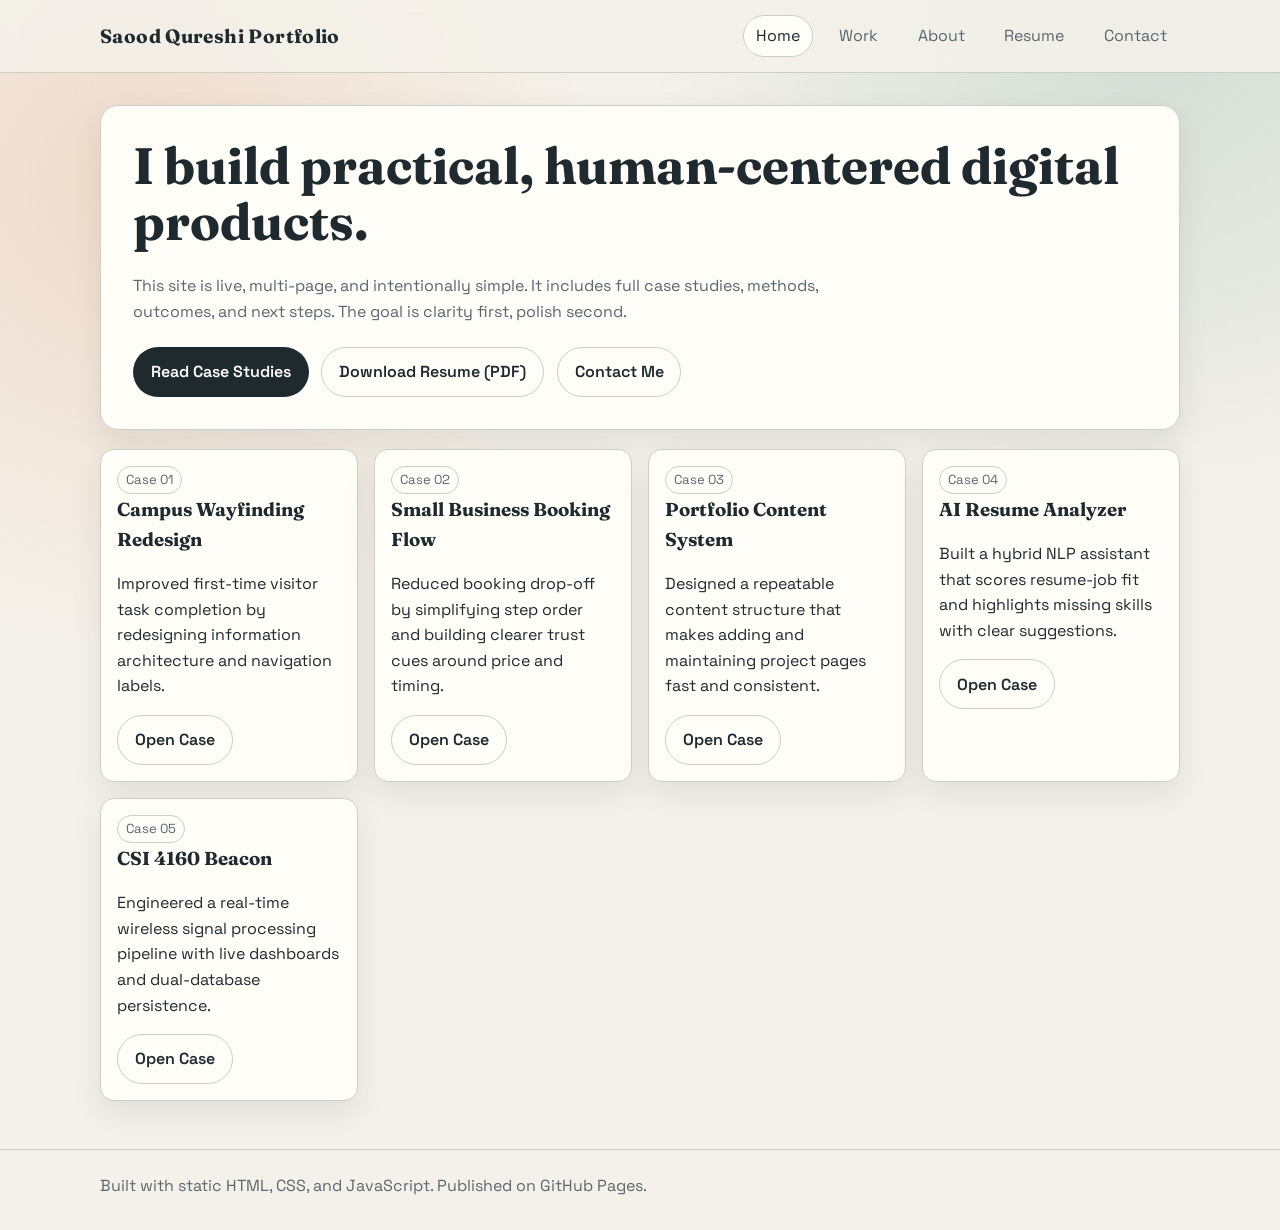
<file: index.html>
<!doctype html>
<html lang="en">
<head>
  <meta charset="UTF-8" />
  <meta name="viewport" content="width=device-width, initial-scale=1.0" />
  <title>Portfolio | Home</title>
  <meta name="description" content="Portfolio home page with featured case studies and contact links." />
  <link rel="preconnect" href="https://fonts.googleapis.com" />
  <link rel="preconnect" href="https://fonts.gstatic.com" crossorigin />
  <link href="https://fonts.googleapis.com/css2?family=Fraunces:opsz,wght@9..144,600;9..144,700&family=Space+Grotesk:wght@400;500;600;700&display=swap" rel="stylesheet" />
  <link rel="stylesheet" href="assets/css/styles.css" />
</head>
<body>
  <header class="site-header">
    <div class="container site-header-inner">
      <a class="brand" href="index.html">Saood Qureshi Portfolio</a>
      <nav class="nav" aria-label="Primary">
        <a href="index.html">Home</a>
        <a href="work.html">Work</a>
        <a href="about.html">About</a>
        <a href="resume.html">Resume</a>
        <a href="contact.html">Contact</a>
      </nav>
    </div>
  </header>

  <main class="container">
    <section class="hero fade-in">
      <h1>I build practical, human-centered digital products.</h1>
      <p>
        This site is live, multi-page, and intentionally simple. It includes full case studies, methods, outcomes,
        and next steps. The goal is clarity first, polish second.
      </p>
      <div class="row">
        <a class="btn primary" href="work.html">Read Case Studies</a>
        <a class="btn secondary" href="assets/resume/Saood_Ahmed_Qureshi_Resume.pdf" download>Download Resume (PDF)</a>
        <a class="btn secondary" href="contact.html">Contact Me</a>
      </div>
    </section>

    <section class="grid cards" aria-label="Featured Cases">
      <article class="card fade-in">
        <span class="chip">Case 01</span>
        <h3>Campus Wayfinding Redesign</h3>
        <p>Improved first-time visitor task completion by redesigning information architecture and navigation labels.</p>
        <a class="btn secondary" href="cases/case-campus-wayfinding.html">Open Case</a>
      </article>

      <article class="card fade-in">
        <span class="chip">Case 02</span>
        <h3>Small Business Booking Flow</h3>
        <p>Reduced booking drop-off by simplifying step order and building clearer trust cues around price and timing.</p>
        <a class="btn secondary" href="cases/case-booking-flow.html">Open Case</a>
      </article>

      <article class="card fade-in">
        <span class="chip">Case 03</span>
        <h3>Portfolio Content System</h3>
        <p>Designed a repeatable content structure that makes adding and maintaining project pages fast and consistent.</p>
        <a class="btn secondary" href="cases/case-content-system.html">Open Case</a>
      </article>

      <article class="card fade-in">
        <span class="chip">Case 04</span>
        <h3>AI Resume Analyzer</h3>
        <p>Built a hybrid NLP assistant that scores resume-job fit and highlights missing skills with clear suggestions.</p>
        <a class="btn secondary" href="cases/case-ai-resume-checker.html">Open Case</a>
      </article>

      <article class="card fade-in">
        <span class="chip">Case 05</span>
        <h3>CSI 4160 Beacon</h3>
        <p>Engineered a real-time wireless signal processing pipeline with live dashboards and dual-database persistence.</p>
        <a class="btn secondary" href="cases/case-csi4160-beacon.html">Open Case</a>
      </article>
    </section>
  </main>

  <footer class="site-footer">
    <div class="container">Built with static HTML, CSS, and JavaScript. Published on GitHub Pages.</div>
  </footer>
  <script src="assets/js/site.js"></script>
</body>
</html>
</file>
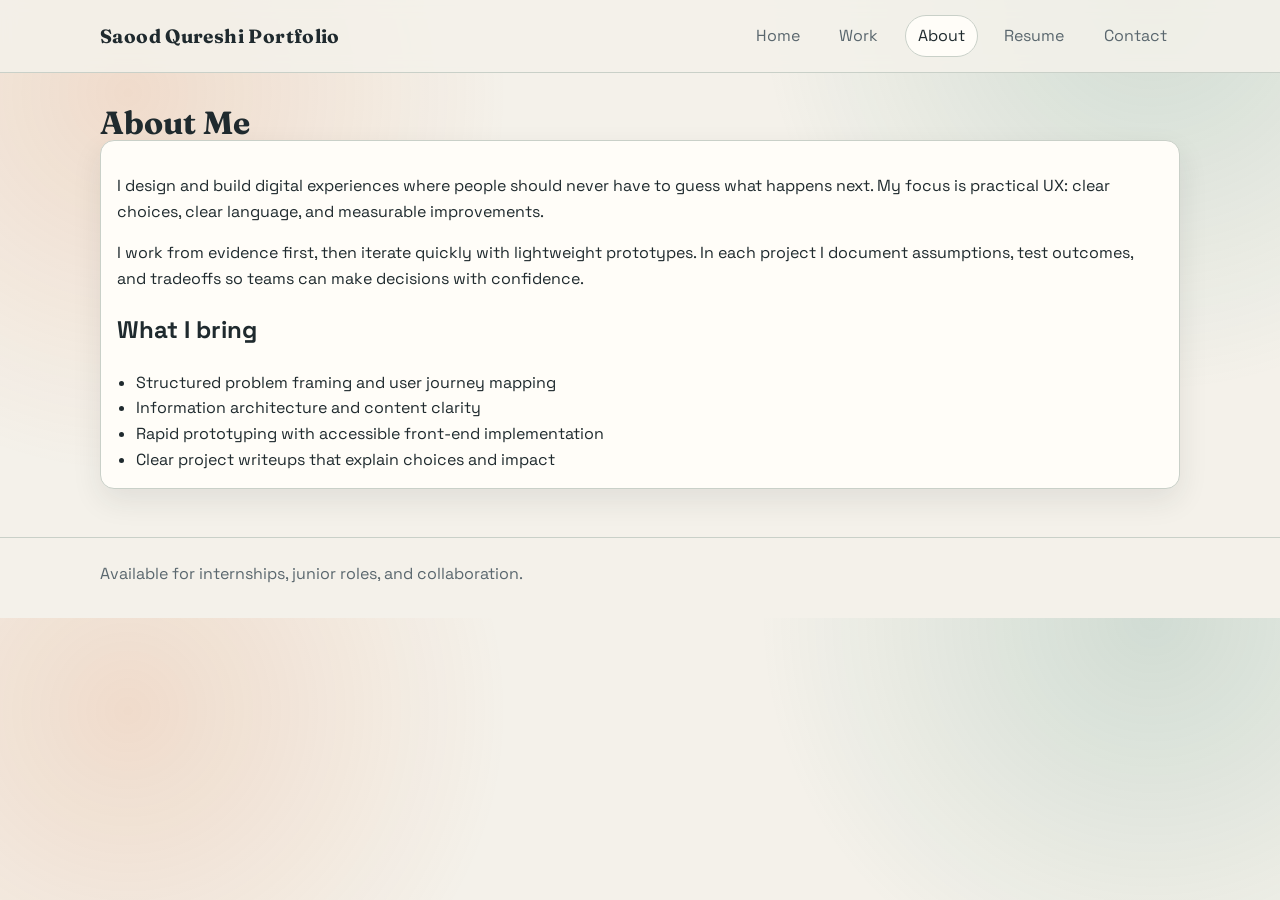
<file: about.html>
<!doctype html>
<html lang="en">
<head>
  <meta charset="UTF-8" />
  <meta name="viewport" content="width=device-width, initial-scale=1.0" />
  <title>Portfolio | About</title>
  <meta name="description" content="About page with background, approach, and strengths." />
  <link rel="preconnect" href="https://fonts.googleapis.com" />
  <link rel="preconnect" href="https://fonts.gstatic.com" crossorigin />
  <link href="https://fonts.googleapis.com/css2?family=Fraunces:opsz,wght@9..144,600;9..144,700&family=Space+Grotesk:wght@400;500;600;700&display=swap" rel="stylesheet" />
  <link rel="stylesheet" href="assets/css/styles.css" />
</head>
<body>
  <header class="site-header">
    <div class="container site-header-inner">
      <a class="brand" href="index.html">Saood Qureshi Portfolio</a>
      <nav class="nav" aria-label="Primary">
        <a href="index.html">Home</a>
        <a href="work.html">Work</a>
        <a href="about.html">About</a>
        <a href="resume.html">Resume</a>
        <a href="contact.html">Contact</a>
      </nav>
    </div>
  </header>

  <main class="container">
    <h1 class="page-title">About Me</h1>
    <section class="card">
      <p>
        I design and build digital experiences where people should never have to guess what happens next.
        My focus is practical UX: clear choices, clear language, and measurable improvements.
      </p>
      <p>
        I work from evidence first, then iterate quickly with lightweight prototypes. In each project I document
        assumptions, test outcomes, and tradeoffs so teams can make decisions with confidence.
      </p>
      <h2>What I bring</h2>
      <ul class="list-tight">
        <li>Structured problem framing and user journey mapping</li>
        <li>Information architecture and content clarity</li>
        <li>Rapid prototyping with accessible front-end implementation</li>
        <li>Clear project writeups that explain choices and impact</li>
      </ul>
    </section>
  </main>

  <footer class="site-footer">
    <div class="container">Available for internships, junior roles, and collaboration.</div>
  </footer>
  <script src="assets/js/site.js"></script>
</body>
</html>
</file>
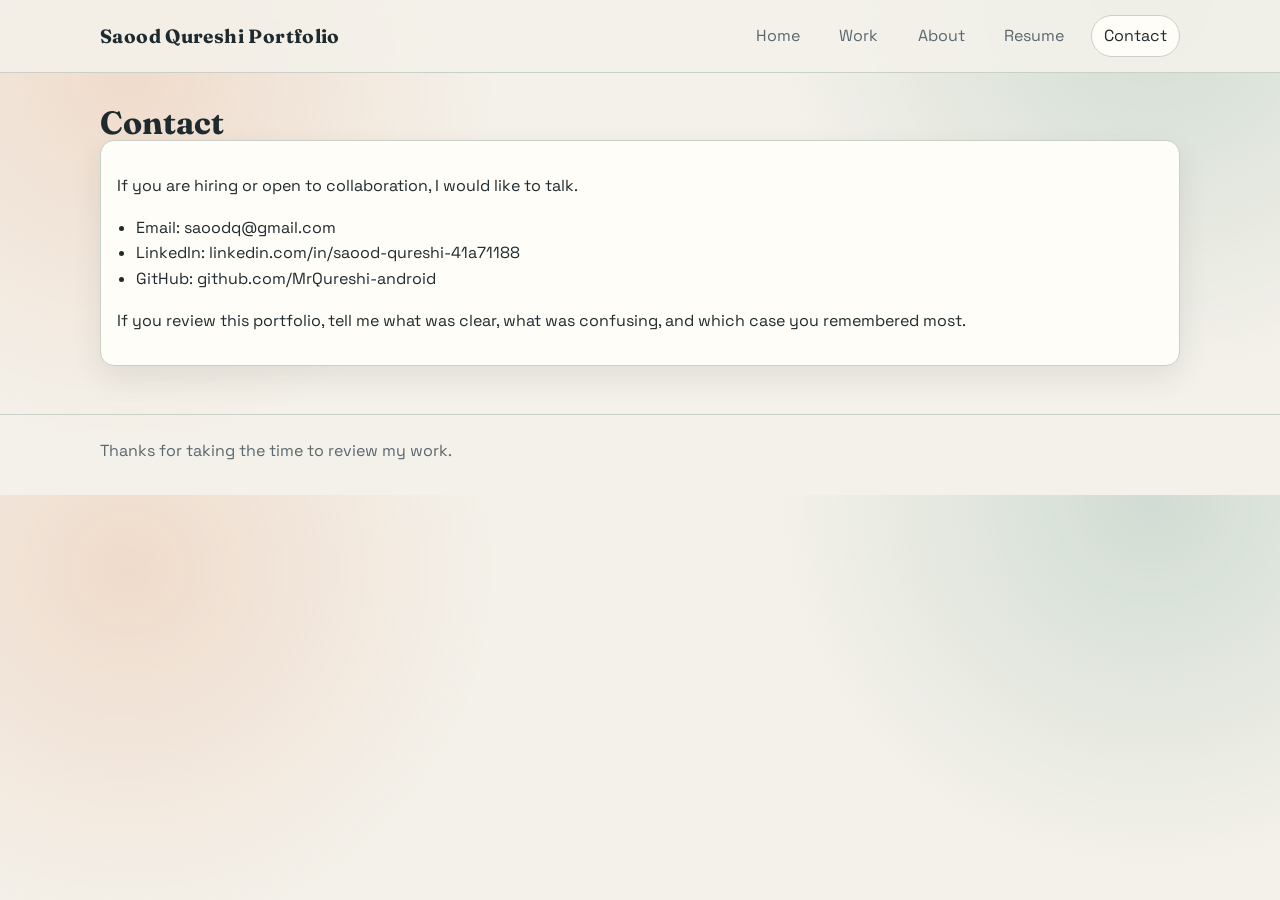
<file: contact.html>
<!doctype html>
<html lang="en">
<head>
  <meta charset="UTF-8" />
  <meta name="viewport" content="width=device-width, initial-scale=1.0" />
  <title>Portfolio | Contact</title>
  <meta name="description" content="Contact page for portfolio owner." />
  <link rel="preconnect" href="https://fonts.googleapis.com" />
  <link rel="preconnect" href="https://fonts.gstatic.com" crossorigin />
  <link href="https://fonts.googleapis.com/css2?family=Fraunces:opsz,wght@9..144,600;9..144,700&family=Space+Grotesk:wght@400;500;600;700&display=swap" rel="stylesheet" />
  <link rel="stylesheet" href="assets/css/styles.css" />
</head>
<body>
  <header class="site-header">
    <div class="container site-header-inner">
      <a class="brand" href="index.html">Saood Qureshi Portfolio</a>
      <nav class="nav" aria-label="Primary">
        <a href="index.html">Home</a>
        <a href="work.html">Work</a>
        <a href="about.html">About</a>
        <a href="resume.html">Resume</a>
        <a href="contact.html">Contact</a>
      </nav>
    </div>
  </header>

  <main class="container">
    <h1 class="page-title">Contact</h1>
    <section class="card">
      <p>If you are hiring or open to collaboration, I would like to talk.</p>
      <ul class="list-tight">
        <li>Email: <a href="mailto:saoodq@gmail.com">saoodq@gmail.com</a></li>
        <li>LinkedIn: <a href="https://www.linkedin.com/in/saood-qureshi-41a71188/" target="_blank" rel="noopener noreferrer">linkedin.com/in/saood-qureshi-41a71188</a></li>
        <li>GitHub: <a href="https://github.com/MrQureshi-android" target="_blank" rel="noopener noreferrer">github.com/MrQureshi-android</a></li>
      </ul>
      <p>
        If you review this portfolio, tell me what was clear, what was confusing, and which case you remembered most.
      </p>
    </section>
  </main>

  <footer class="site-footer">
    <div class="container">Thanks for taking the time to review my work.</div>
  </footer>
  <script src="assets/js/site.js"></script>
</body>
</html>
</file>
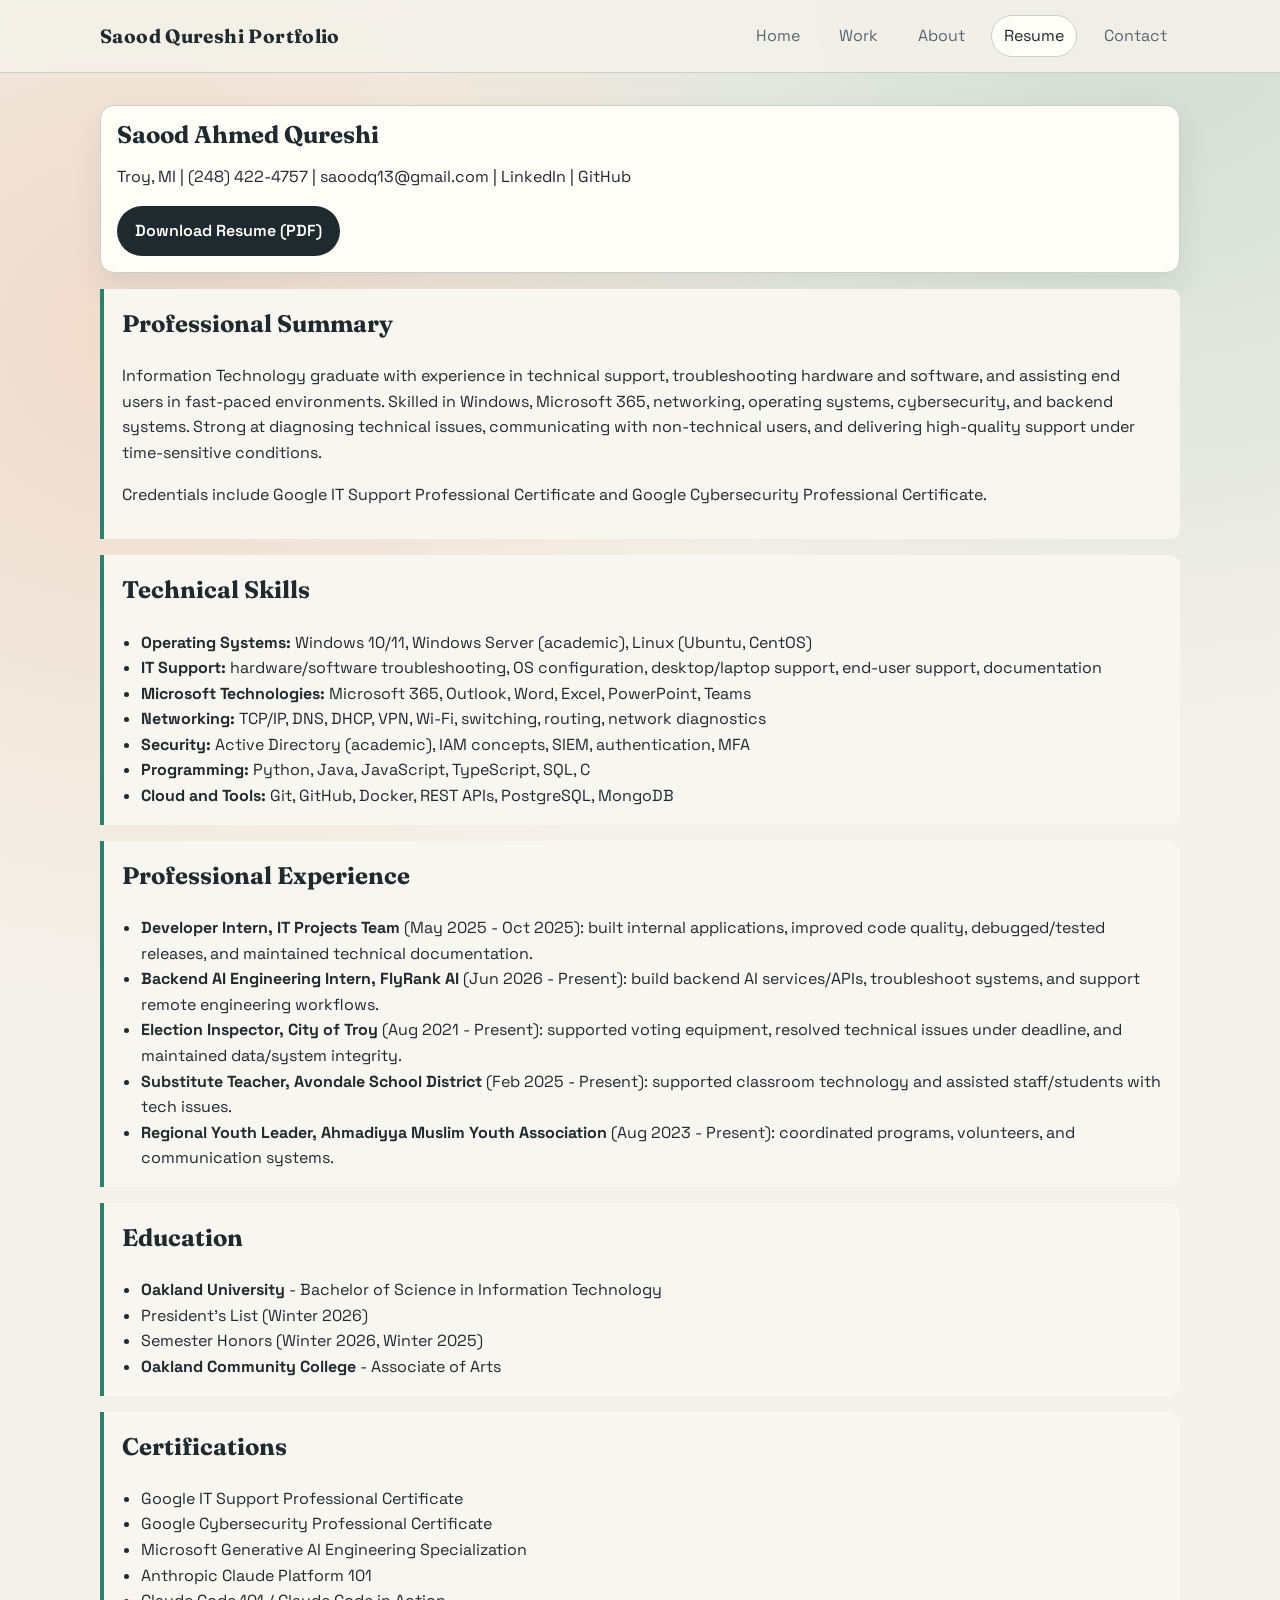
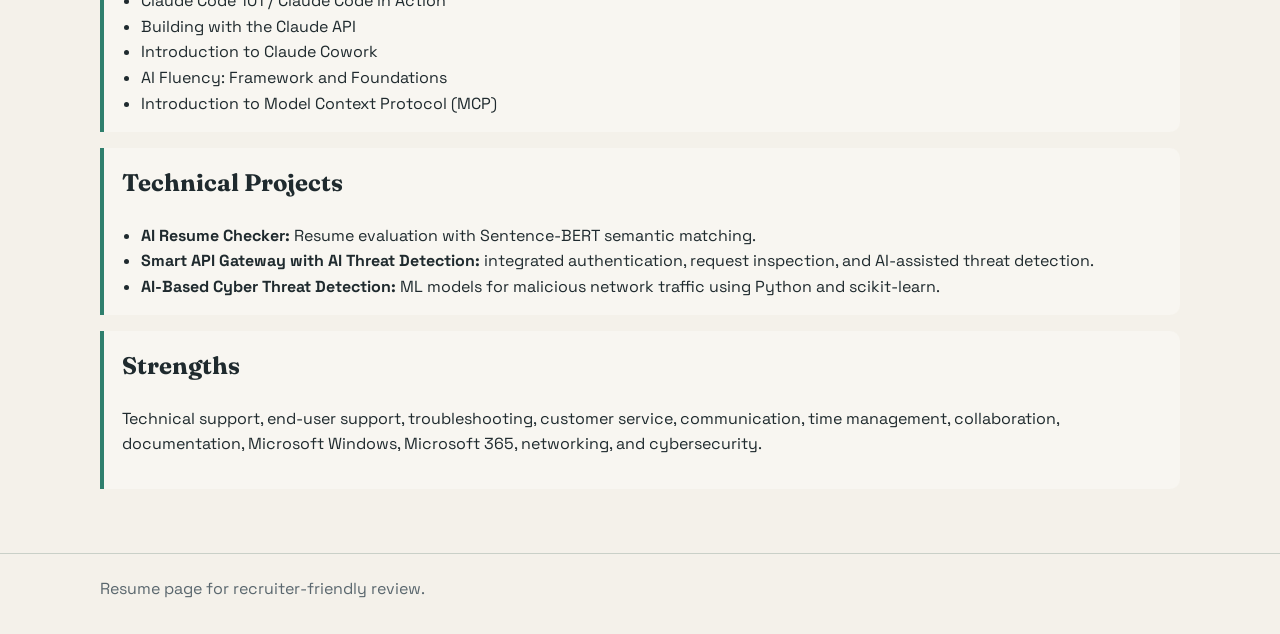
<file: resume.html>
<!doctype html>
<html lang="en">
<head>
  <meta charset="UTF-8" />
  <meta name="viewport" content="width=device-width, initial-scale=1.0" />
  <title>Portfolio | Resume</title>
  <meta name="description" content="Resume of Saood Ahmed Qureshi." />
  <link rel="preconnect" href="https://fonts.googleapis.com" />
  <link rel="preconnect" href="https://fonts.gstatic.com" crossorigin />
  <link href="https://fonts.googleapis.com/css2?family=Fraunces:opsz,wght@9..144,600;9..144,700&family=Space+Grotesk:wght@400;500;600;700&display=swap" rel="stylesheet" />
  <link rel="stylesheet" href="assets/css/styles.css" />
</head>
<body>
  <header class="site-header">
    <div class="container site-header-inner">
      <a class="brand" href="index.html">Saood Qureshi Portfolio</a>
      <nav class="nav" aria-label="Primary">
        <a href="index.html">Home</a>
        <a href="work.html">Work</a>
        <a href="about.html">About</a>
        <a href="resume.html">Resume</a>
        <a href="contact.html">Contact</a>
      </nav>
    </div>
  </header>

  <main class="container">
    <section class="card">
      <h1 class="page-title">Saood Ahmed Qureshi</h1>
      <p>Troy, MI | (248) 422-4757 | <a href="mailto:saoodq13@gmail.com">saoodq13@gmail.com</a> | <a href="https://www.linkedin.com/in/saood-qureshi-41a71188/" target="_blank" rel="noopener noreferrer">LinkedIn</a> | <a href="https://github.com/SaoodQureshi101" target="_blank" rel="noopener noreferrer">GitHub</a></p>
      <div class="row">
        <a class="btn primary" href="assets/resume/Saood_Ahmed_Qureshi_Resume.pdf" download>Download Resume (PDF)</a>
      </div>
    </section>

    <section class="case-section">
      <h2>Professional Summary</h2>
      <p>
        Information Technology graduate with experience in technical support, troubleshooting hardware and software,
        and assisting end users in fast-paced environments. Skilled in Windows, Microsoft 365, networking, operating systems,
        cybersecurity, and backend systems. Strong at diagnosing technical issues, communicating with non-technical users,
        and delivering high-quality support under time-sensitive conditions.
      </p>
      <p>
        Credentials include Google IT Support Professional Certificate and Google Cybersecurity Professional Certificate.
      </p>
    </section>

    <section class="case-section">
      <h2>Technical Skills</h2>
      <ul class="list-tight">
        <li><strong>Operating Systems:</strong> Windows 10/11, Windows Server (academic), Linux (Ubuntu, CentOS)</li>
        <li><strong>IT Support:</strong> hardware/software troubleshooting, OS configuration, desktop/laptop support, end-user support, documentation</li>
        <li><strong>Microsoft Technologies:</strong> Microsoft 365, Outlook, Word, Excel, PowerPoint, Teams</li>
        <li><strong>Networking:</strong> TCP/IP, DNS, DHCP, VPN, Wi-Fi, switching, routing, network diagnostics</li>
        <li><strong>Security:</strong> Active Directory (academic), IAM concepts, SIEM, authentication, MFA</li>
        <li><strong>Programming:</strong> Python, Java, JavaScript, TypeScript, SQL, C</li>
        <li><strong>Cloud and Tools:</strong> Git, GitHub, Docker, REST APIs, PostgreSQL, MongoDB</li>
      </ul>
    </section>

    <section class="case-section">
      <h2>Professional Experience</h2>
      <ul class="list-tight">
        <li><strong>Developer Intern, IT Projects Team</strong> (May 2025 - Oct 2025): built internal applications, improved code quality, debugged/tested releases, and maintained technical documentation.</li>
        <li><strong>Backend AI Engineering Intern, FlyRank AI</strong> (Jun 2026 - Present): build backend AI services/APIs, troubleshoot systems, and support remote engineering workflows.</li>
        <li><strong>Election Inspector, City of Troy</strong> (Aug 2021 - Present): supported voting equipment, resolved technical issues under deadline, and maintained data/system integrity.</li>
        <li><strong>Substitute Teacher, Avondale School District</strong> (Feb 2025 - Present): supported classroom technology and assisted staff/students with tech issues.</li>
        <li><strong>Regional Youth Leader, Ahmadiyya Muslim Youth Association</strong> (Aug 2023 - Present): coordinated programs, volunteers, and communication systems.</li>
      </ul>
    </section>

    <section class="case-section">
      <h2>Education</h2>
      <ul class="list-tight">
        <li><strong>Oakland University</strong> - Bachelor of Science in Information Technology</li>
        <li>President's List (Winter 2026)</li>
        <li>Semester Honors (Winter 2026, Winter 2025)</li>
        <li><strong>Oakland Community College</strong> - Associate of Arts</li>
      </ul>
    </section>

    <section class="case-section">
      <h2>Certifications</h2>
      <ul class="list-tight">
        <li>Google IT Support Professional Certificate</li>
        <li>Google Cybersecurity Professional Certificate</li>
        <li>Microsoft Generative AI Engineering Specialization</li>
        <li>Anthropic Claude Platform 101</li>
        <li>Claude Code 101 / Claude Code in Action</li>
        <li>Building with the Claude API</li>
        <li>Introduction to Claude Cowork</li>
        <li>AI Fluency: Framework and Foundations</li>
        <li>Introduction to Model Context Protocol (MCP)</li>
      </ul>
    </section>

    <section class="case-section">
      <h2>Technical Projects</h2>
      <ul class="list-tight">
        <li><strong>AI Resume Checker:</strong> Resume evaluation with Sentence-BERT semantic matching.</li>
        <li><strong>Smart API Gateway with AI Threat Detection:</strong> integrated authentication, request inspection, and AI-assisted threat detection.</li>
        <li><strong>AI-Based Cyber Threat Detection:</strong> ML models for malicious network traffic using Python and scikit-learn.</li>
      </ul>
    </section>

    <section class="case-section">
      <h2>Strengths</h2>
      <p>
        Technical support, end-user support, troubleshooting, customer service, communication, time management,
        collaboration, documentation, Microsoft Windows, Microsoft 365, networking, and cybersecurity.
      </p>
    </section>
  </main>

  <footer class="site-footer">
    <div class="container">Resume page for recruiter-friendly review.</div>
  </footer>
  <script src="assets/js/site.js"></script>
</body>
</html>
</file>
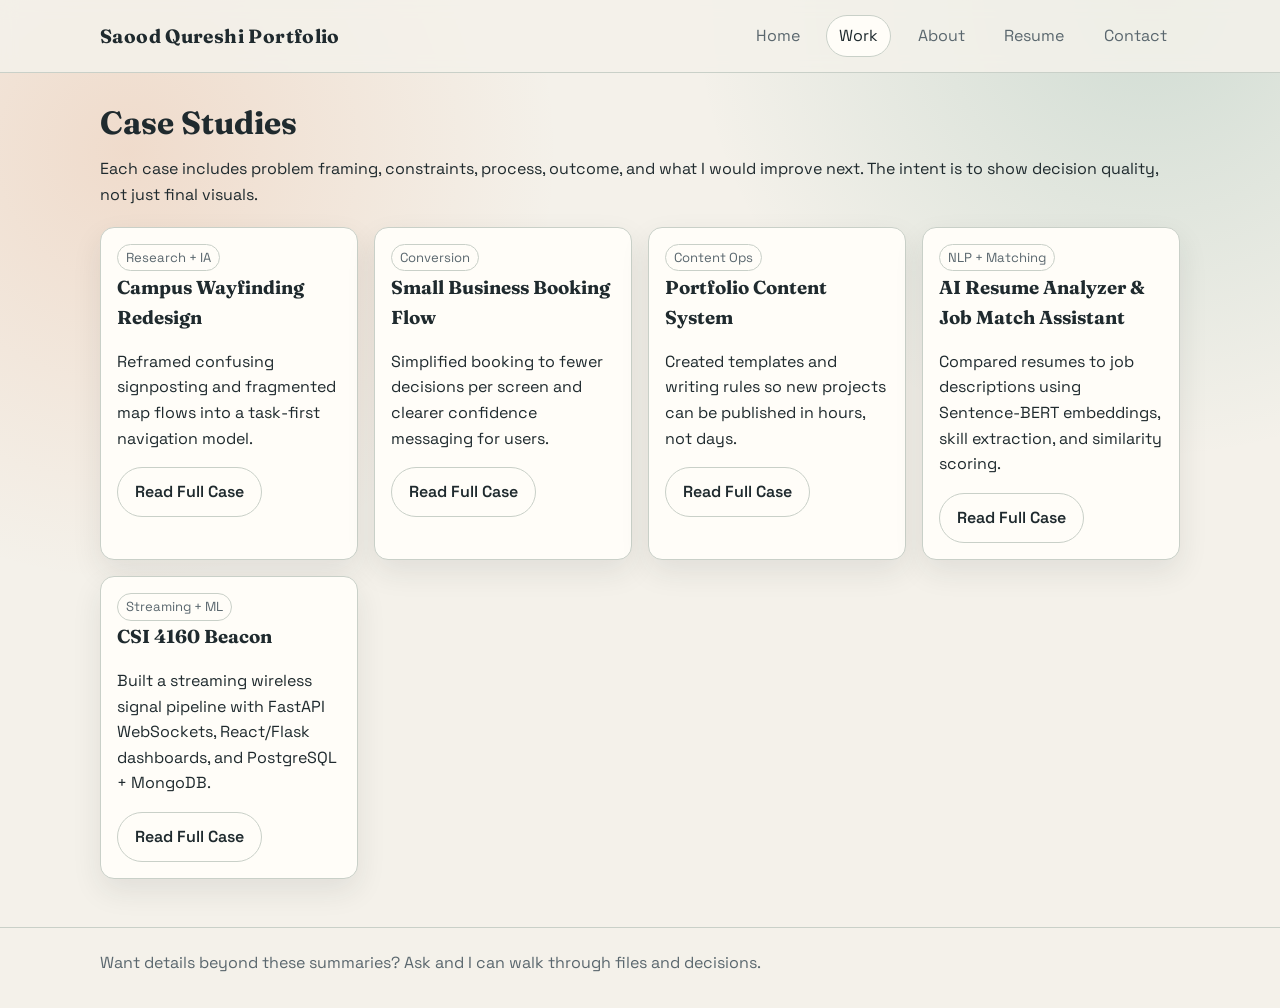
<file: work.html>
<!doctype html>
<html lang="en">
<head>
  <meta charset="UTF-8" />
  <meta name="viewport" content="width=device-width, initial-scale=1.0" />
  <title>Portfolio | Work</title>
  <meta name="description" content="Case study index page." />
  <link rel="preconnect" href="https://fonts.googleapis.com" />
  <link rel="preconnect" href="https://fonts.gstatic.com" crossorigin />
  <link href="https://fonts.googleapis.com/css2?family=Fraunces:opsz,wght@9..144,600;9..144,700&family=Space+Grotesk:wght@400;500;600;700&display=swap" rel="stylesheet" />
  <link rel="stylesheet" href="assets/css/styles.css" />
</head>
<body>
  <header class="site-header">
    <div class="container site-header-inner">
      <a class="brand" href="index.html">Saood Qureshi Portfolio</a>
      <nav class="nav" aria-label="Primary">
        <a href="index.html">Home</a>
        <a href="work.html">Work</a>
        <a href="about.html">About</a>
        <a href="resume.html">Resume</a>
        <a href="contact.html">Contact</a>
      </nav>
    </div>
  </header>

  <main class="container">
    <h1 class="page-title">Case Studies</h1>
    <p>
      Each case includes problem framing, constraints, process, outcome, and what I would improve next.
      The intent is to show decision quality, not just final visuals.
    </p>

    <section class="grid cards" aria-label="All Cases">
      <article class="card">
        <span class="chip">Research + IA</span>
        <h3>Campus Wayfinding Redesign</h3>
        <p>Reframed confusing signposting and fragmented map flows into a task-first navigation model.</p>
        <a class="btn secondary" href="cases/case-campus-wayfinding.html">Read Full Case</a>
      </article>

      <article class="card">
        <span class="chip">Conversion</span>
        <h3>Small Business Booking Flow</h3>
        <p>Simplified booking to fewer decisions per screen and clearer confidence messaging for users.</p>
        <a class="btn secondary" href="cases/case-booking-flow.html">Read Full Case</a>
      </article>

      <article class="card">
        <span class="chip">Content Ops</span>
        <h3>Portfolio Content System</h3>
        <p>Created templates and writing rules so new projects can be published in hours, not days.</p>
        <a class="btn secondary" href="cases/case-content-system.html">Read Full Case</a>
      </article>

      <article class="card">
        <span class="chip">NLP + Matching</span>
        <h3>AI Resume Analyzer & Job Match Assistant</h3>
        <p>Compared resumes to job descriptions using Sentence-BERT embeddings, skill extraction, and similarity scoring.</p>
        <a class="btn secondary" href="cases/case-ai-resume-checker.html">Read Full Case</a>
      </article>

      <article class="card">
        <span class="chip">Streaming + ML</span>
        <h3>CSI 4160 Beacon</h3>
        <p>Built a streaming wireless signal pipeline with FastAPI WebSockets, React/Flask dashboards, and PostgreSQL + MongoDB.</p>
        <a class="btn secondary" href="cases/case-csi4160-beacon.html">Read Full Case</a>
      </article>
    </section>
  </main>

  <footer class="site-footer">
    <div class="container">Want details beyond these summaries? Ask and I can walk through files and decisions.</div>
  </footer>
  <script src="assets/js/site.js"></script>
</body>
</html>
</file>
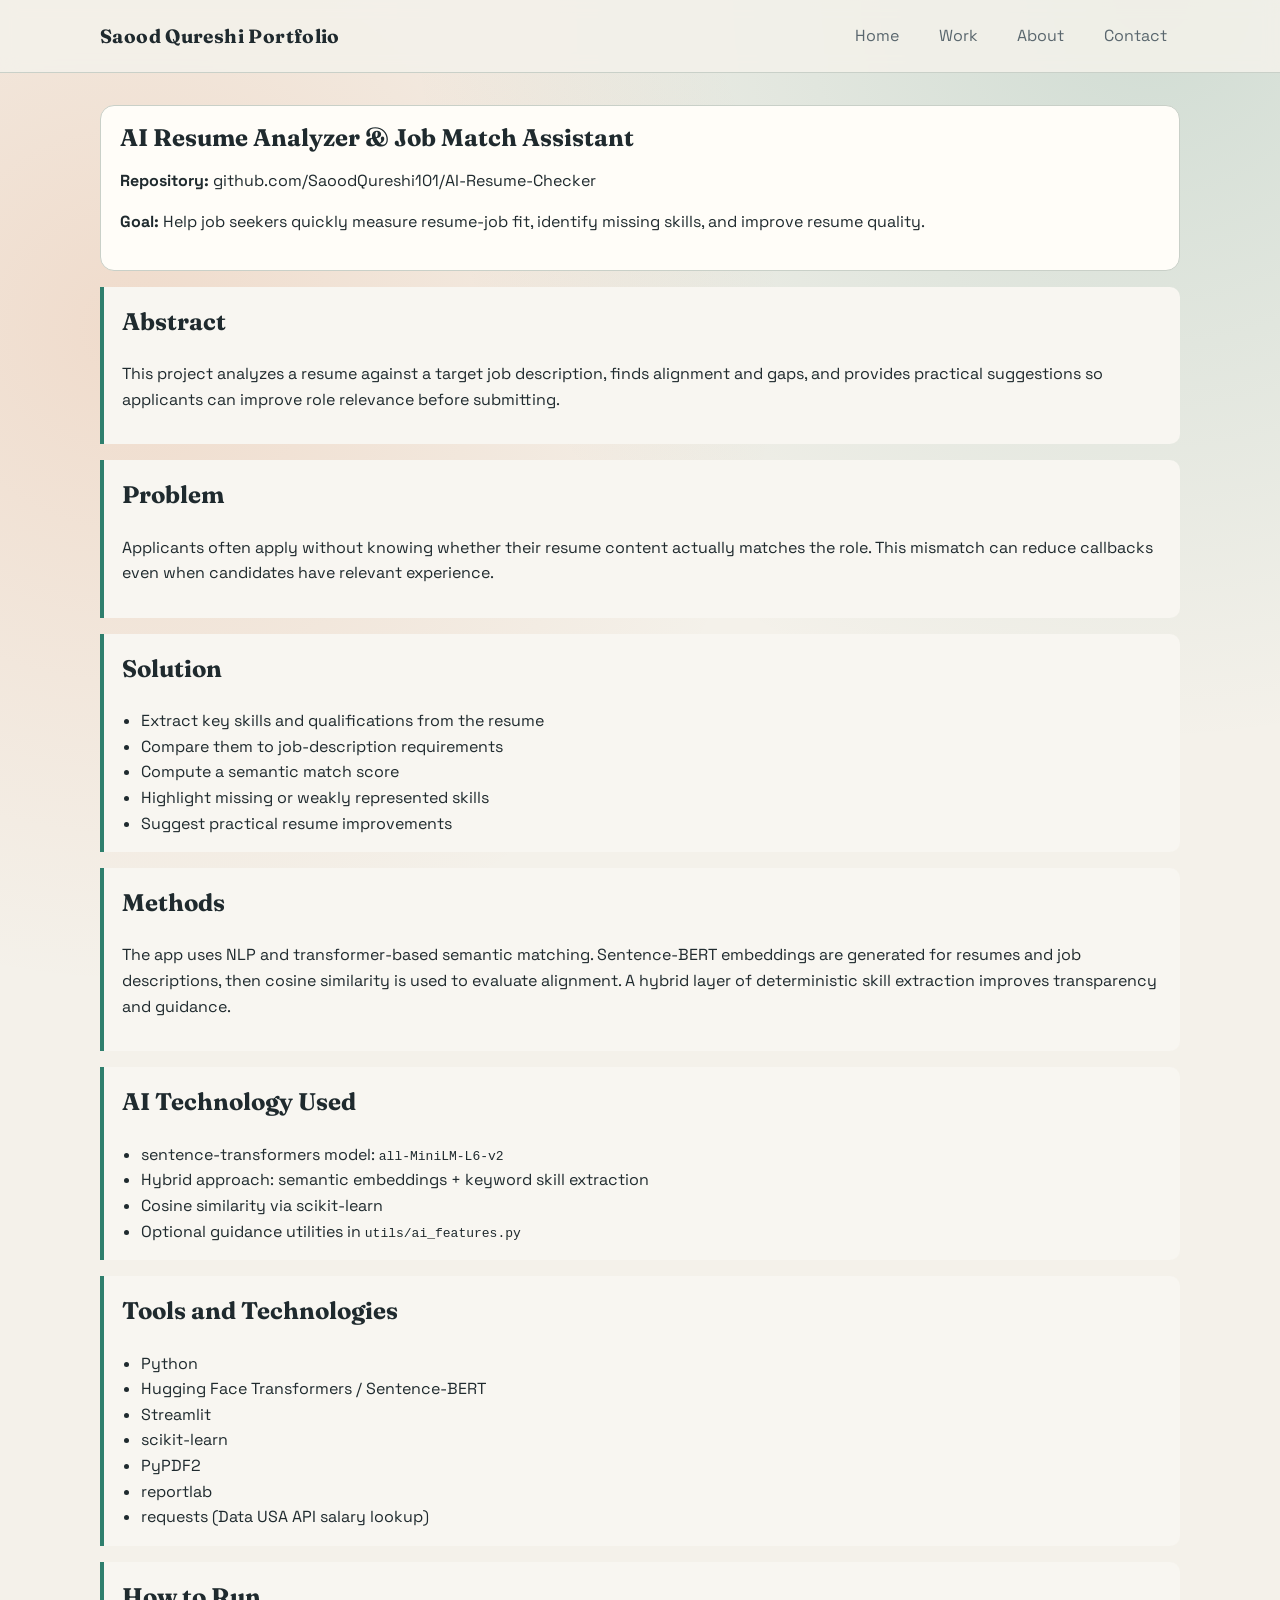
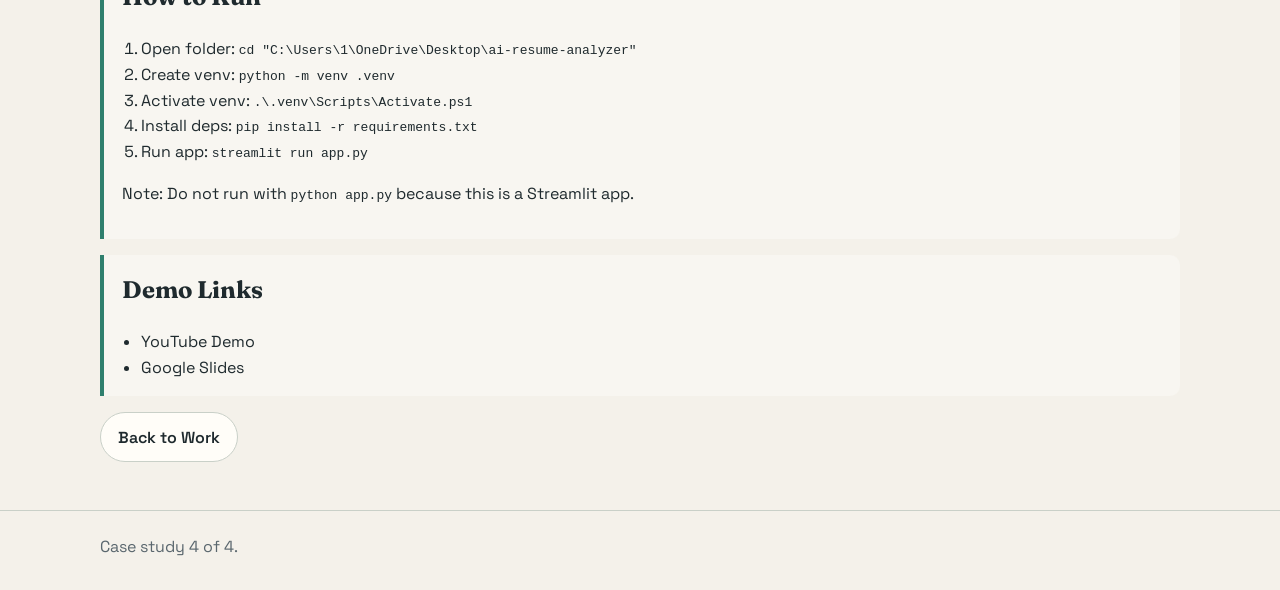
<file: cases/case-ai-resume-checker.html>
<!doctype html>
<html lang="en">
<head>
  <meta charset="UTF-8" />
  <meta name="viewport" content="width=device-width, initial-scale=1.0" />
  <title>Case Study | AI Resume Analyzer & Job Match Assistant</title>
  <meta name="description" content="Case study for AI Resume Analyzer and Job Match Assistant project." />
  <link rel="preconnect" href="https://fonts.googleapis.com" />
  <link rel="preconnect" href="https://fonts.gstatic.com" crossorigin />
  <link href="https://fonts.googleapis.com/css2?family=Fraunces:opsz,wght@9..144,600;9..144,700&family=Space+Grotesk:wght@400;500;600;700&display=swap" rel="stylesheet" />
  <link rel="stylesheet" href="../assets/css/styles.css" />
</head>
<body>
  <header class="site-header">
    <div class="container site-header-inner">
      <a class="brand" href="../index.html">Saood Qureshi Portfolio</a>
      <nav class="nav" aria-label="Primary">
        <a href="../index.html">Home</a>
        <a href="../work.html">Work</a>
        <a href="../about.html">About</a>
        <a href="../contact.html">Contact</a>
      </nav>
    </div>
  </header>

  <main class="container">
    <article>
      <header class="case-header">
        <h1 class="page-title">AI Resume Analyzer & Job Match Assistant</h1>
        <p><strong>Repository:</strong> <a href="https://github.com/SaoodQureshi101/AI-Resume-Checker" target="_blank" rel="noopener noreferrer">github.com/SaoodQureshi101/AI-Resume-Checker</a></p>
        <p><strong>Goal:</strong> Help job seekers quickly measure resume-job fit, identify missing skills, and improve resume quality.</p>
      </header>

      <section class="case-section">
        <h2>Abstract</h2>
        <p>
          This project analyzes a resume against a target job description, finds alignment and gaps,
          and provides practical suggestions so applicants can improve role relevance before submitting.
        </p>
      </section>

      <section class="case-section">
        <h2>Problem</h2>
        <p>
          Applicants often apply without knowing whether their resume content actually matches the role.
          This mismatch can reduce callbacks even when candidates have relevant experience.
        </p>
      </section>

      <section class="case-section">
        <h2>Solution</h2>
        <ul class="list-tight">
          <li>Extract key skills and qualifications from the resume</li>
          <li>Compare them to job-description requirements</li>
          <li>Compute a semantic match score</li>
          <li>Highlight missing or weakly represented skills</li>
          <li>Suggest practical resume improvements</li>
        </ul>
      </section>

      <section class="case-section">
        <h2>Methods</h2>
        <p>
          The app uses NLP and transformer-based semantic matching. Sentence-BERT embeddings are generated for
          resumes and job descriptions, then cosine similarity is used to evaluate alignment.
          A hybrid layer of deterministic skill extraction improves transparency and guidance.
        </p>
      </section>

      <section class="case-section">
        <h2>AI Technology Used</h2>
        <ul class="list-tight">
          <li>sentence-transformers model: <code>all-MiniLM-L6-v2</code></li>
          <li>Hybrid approach: semantic embeddings + keyword skill extraction</li>
          <li>Cosine similarity via scikit-learn</li>
          <li>Optional guidance utilities in <code>utils/ai_features.py</code></li>
        </ul>
      </section>

      <section class="case-section">
        <h2>Tools and Technologies</h2>
        <ul class="list-tight">
          <li>Python</li>
          <li>Hugging Face Transformers / Sentence-BERT</li>
          <li>Streamlit</li>
          <li>scikit-learn</li>
          <li>PyPDF2</li>
          <li>reportlab</li>
          <li>requests (Data USA API salary lookup)</li>
        </ul>
      </section>

      <section class="case-section">
        <h2>How to Run</h2>
        <ol class="list-tight">
          <li>Open folder: <code>cd "C:\Users\1\OneDrive\Desktop\ai-resume-analyzer"</code></li>
          <li>Create venv: <code>python -m venv .venv</code></li>
          <li>Activate venv: <code>.\.venv\Scripts\Activate.ps1</code></li>
          <li>Install deps: <code>pip install -r requirements.txt</code></li>
          <li>Run app: <code>streamlit run app.py</code></li>
        </ol>
        <p>
          Note: Do not run with <code>python app.py</code> because this is a Streamlit app.
        </p>
      </section>

      <section class="case-section">
        <h2>Demo Links</h2>
        <ul class="list-tight">
          <li><a href="https://youtu.be/LdeJYbPsJ9o" target="_blank" rel="noopener noreferrer">YouTube Demo</a></li>
          <li><a href="https://docs.google.com/presentation/d/1qDIWOJoPesEcXJQ8VRq1xuSqldNvTR0x_As3nVF3Kqg/edit?slide=id.g3d527d1a287_1_19#slide=id.g3d527d1a287_1_19" target="_blank" rel="noopener noreferrer">Google Slides</a></li>
        </ul>
      </section>

      <a class="btn secondary" href="../work.html">Back to Work</a>
    </article>
  </main>

  <footer class="site-footer">
    <div class="container">Case study 4 of 4.</div>
  </footer>
  <script src="../assets/js/site.js"></script>
</body>
</html>
</file>
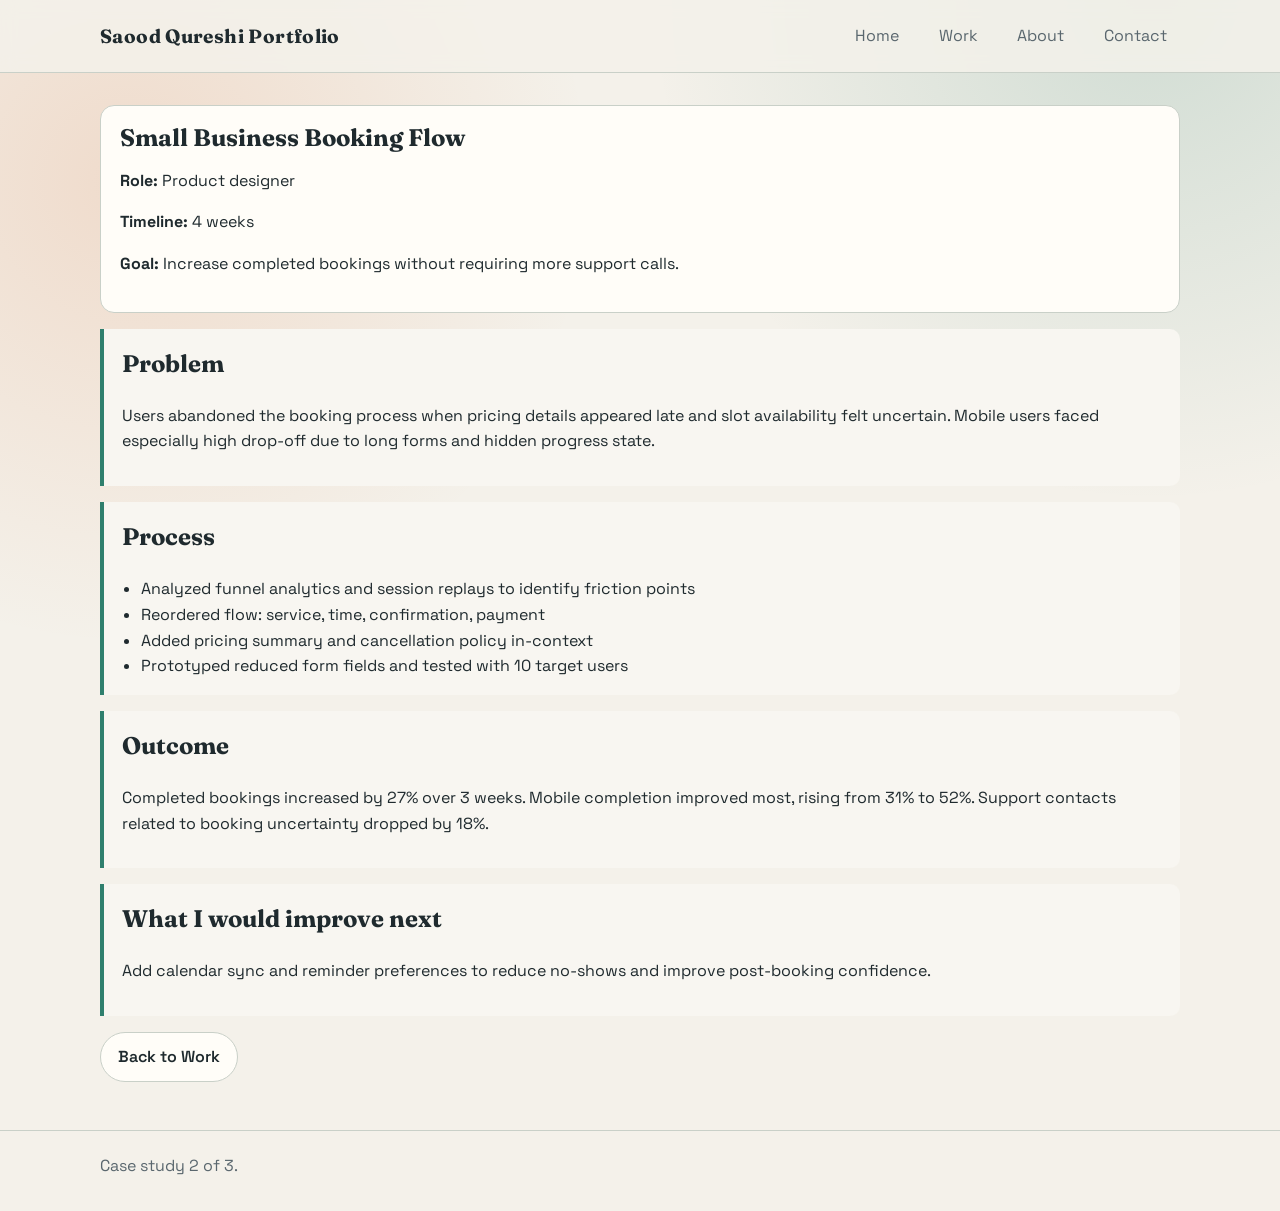
<file: cases/case-booking-flow.html>
<!doctype html>
<html lang="en">
<head>
  <meta charset="UTF-8" />
  <meta name="viewport" content="width=device-width, initial-scale=1.0" />
  <title>Case Study | Small Business Booking Flow</title>
  <meta name="description" content="Case study on reducing booking drop-off." />
  <link rel="preconnect" href="https://fonts.googleapis.com" />
  <link rel="preconnect" href="https://fonts.gstatic.com" crossorigin />
  <link href="https://fonts.googleapis.com/css2?family=Fraunces:opsz,wght@9..144,600;9..144,700&family=Space+Grotesk:wght@400;500;600;700&display=swap" rel="stylesheet" />
  <link rel="stylesheet" href="../assets/css/styles.css" />
</head>
<body>
  <header class="site-header">
    <div class="container site-header-inner">
      <a class="brand" href="../index.html">Saood Qureshi Portfolio</a>
      <nav class="nav" aria-label="Primary">
        <a href="../index.html">Home</a>
        <a href="../work.html">Work</a>
        <a href="../about.html">About</a>
        <a href="../contact.html">Contact</a>
      </nav>
    </div>
  </header>

  <main class="container">
    <article>
      <header class="case-header">
        <h1 class="page-title">Small Business Booking Flow</h1>
        <p><strong>Role:</strong> Product designer</p>
        <p><strong>Timeline:</strong> 4 weeks</p>
        <p><strong>Goal:</strong> Increase completed bookings without requiring more support calls.</p>
      </header>

      <section class="case-section">
        <h2>Problem</h2>
        <p>
          Users abandoned the booking process when pricing details appeared late and slot availability felt uncertain.
          Mobile users faced especially high drop-off due to long forms and hidden progress state.
        </p>
      </section>

      <section class="case-section">
        <h2>Process</h2>
        <ul class="list-tight">
          <li>Analyzed funnel analytics and session replays to identify friction points</li>
          <li>Reordered flow: service, time, confirmation, payment</li>
          <li>Added pricing summary and cancellation policy in-context</li>
          <li>Prototyped reduced form fields and tested with 10 target users</li>
        </ul>
      </section>

      <section class="case-section">
        <h2>Outcome</h2>
        <p>
          Completed bookings increased by 27% over 3 weeks. Mobile completion improved most, rising from 31% to 52%.
          Support contacts related to booking uncertainty dropped by 18%.
        </p>
      </section>

      <section class="case-section">
        <h2>What I would improve next</h2>
        <p>
          Add calendar sync and reminder preferences to reduce no-shows and improve post-booking confidence.
        </p>
      </section>

      <a class="btn secondary" href="../work.html">Back to Work</a>
    </article>
  </main>

  <footer class="site-footer">
    <div class="container">Case study 2 of 3.</div>
  </footer>
  <script src="../assets/js/site.js"></script>
</body>
</html>
</file>
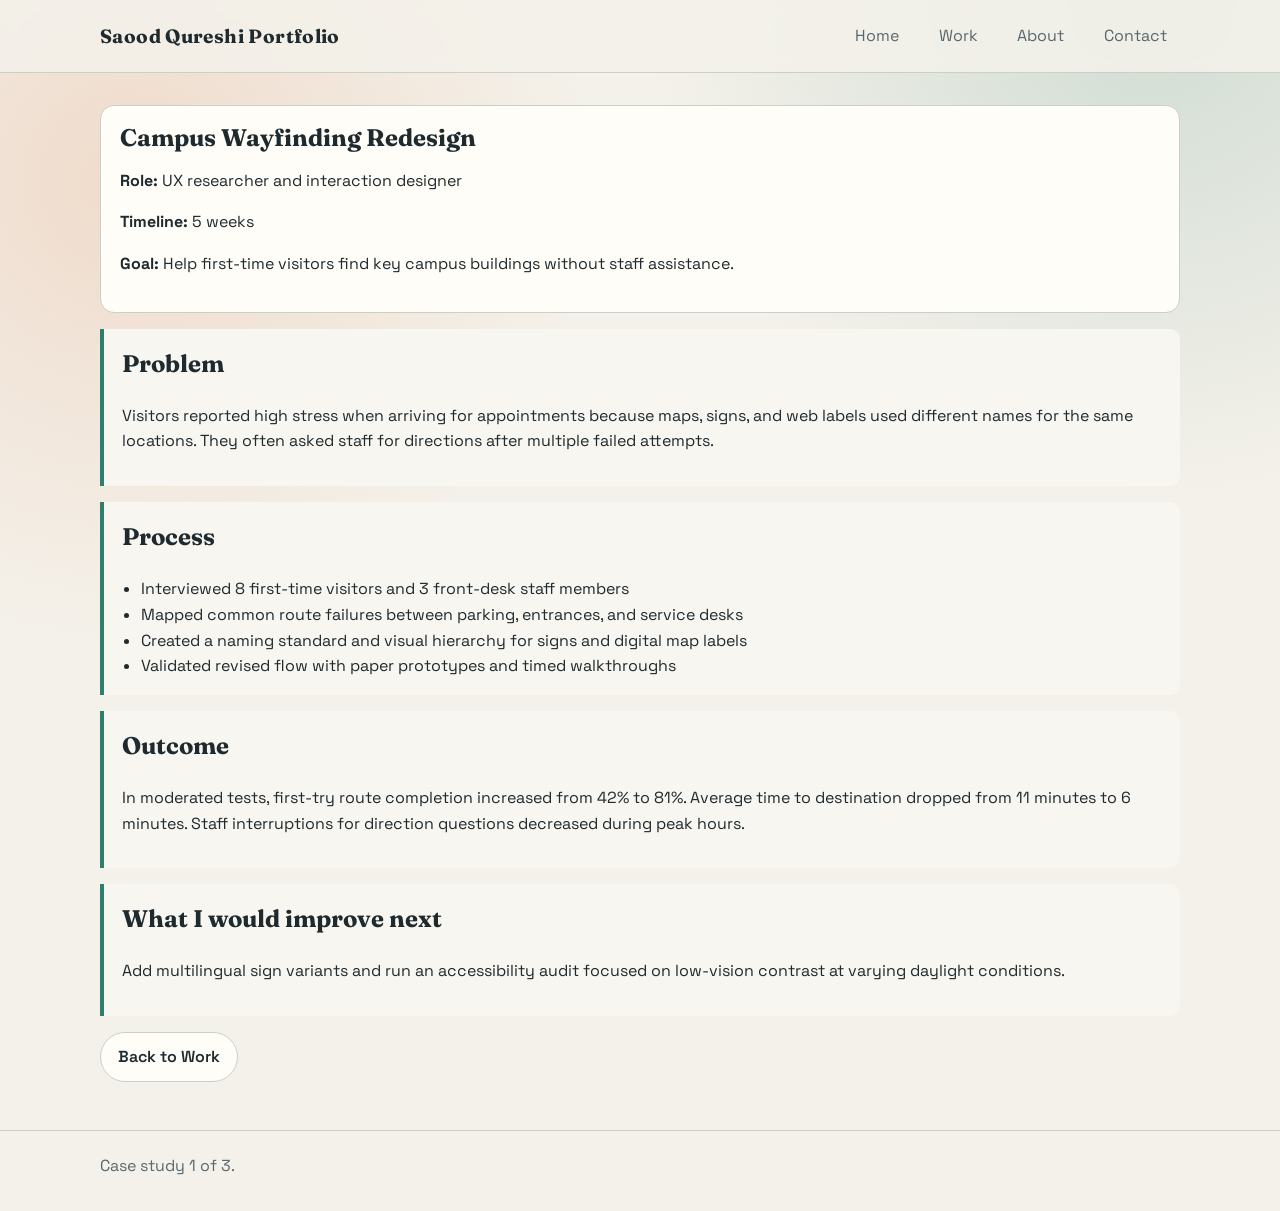
<file: cases/case-campus-wayfinding.html>
<!doctype html>
<html lang="en">
<head>
  <meta charset="UTF-8" />
  <meta name="viewport" content="width=device-width, initial-scale=1.0" />
  <title>Case Study | Campus Wayfinding Redesign</title>
  <meta name="description" content="Case study on improving campus wayfinding for new visitors." />
  <link rel="preconnect" href="https://fonts.googleapis.com" />
  <link rel="preconnect" href="https://fonts.gstatic.com" crossorigin />
  <link href="https://fonts.googleapis.com/css2?family=Fraunces:opsz,wght@9..144,600;9..144,700&family=Space+Grotesk:wght@400;500;600;700&display=swap" rel="stylesheet" />
  <link rel="stylesheet" href="../assets/css/styles.css" />
</head>
<body>
  <header class="site-header">
    <div class="container site-header-inner">
      <a class="brand" href="../index.html">Saood Qureshi Portfolio</a>
      <nav class="nav" aria-label="Primary">
        <a href="../index.html">Home</a>
        <a href="../work.html">Work</a>
        <a href="../about.html">About</a>
        <a href="../contact.html">Contact</a>
      </nav>
    </div>
  </header>

  <main class="container">
    <article>
      <header class="case-header">
        <h1 class="page-title">Campus Wayfinding Redesign</h1>
        <p><strong>Role:</strong> UX researcher and interaction designer</p>
        <p><strong>Timeline:</strong> 5 weeks</p>
        <p><strong>Goal:</strong> Help first-time visitors find key campus buildings without staff assistance.</p>
      </header>

      <section class="case-section">
        <h2>Problem</h2>
        <p>
          Visitors reported high stress when arriving for appointments because maps, signs, and web labels used different names
          for the same locations. They often asked staff for directions after multiple failed attempts.
        </p>
      </section>

      <section class="case-section">
        <h2>Process</h2>
        <ul class="list-tight">
          <li>Interviewed 8 first-time visitors and 3 front-desk staff members</li>
          <li>Mapped common route failures between parking, entrances, and service desks</li>
          <li>Created a naming standard and visual hierarchy for signs and digital map labels</li>
          <li>Validated revised flow with paper prototypes and timed walkthroughs</li>
        </ul>
      </section>

      <section class="case-section">
        <h2>Outcome</h2>
        <p>
          In moderated tests, first-try route completion increased from 42% to 81%. Average time to destination dropped
          from 11 minutes to 6 minutes. Staff interruptions for direction questions decreased during peak hours.
        </p>
      </section>

      <section class="case-section">
        <h2>What I would improve next</h2>
        <p>
          Add multilingual sign variants and run an accessibility audit focused on low-vision contrast at varying daylight conditions.
        </p>
      </section>

      <a class="btn secondary" href="../work.html">Back to Work</a>
    </article>
  </main>

  <footer class="site-footer">
    <div class="container">Case study 1 of 3.</div>
  </footer>
  <script src="../assets/js/site.js"></script>
</body>
</html>
</file>
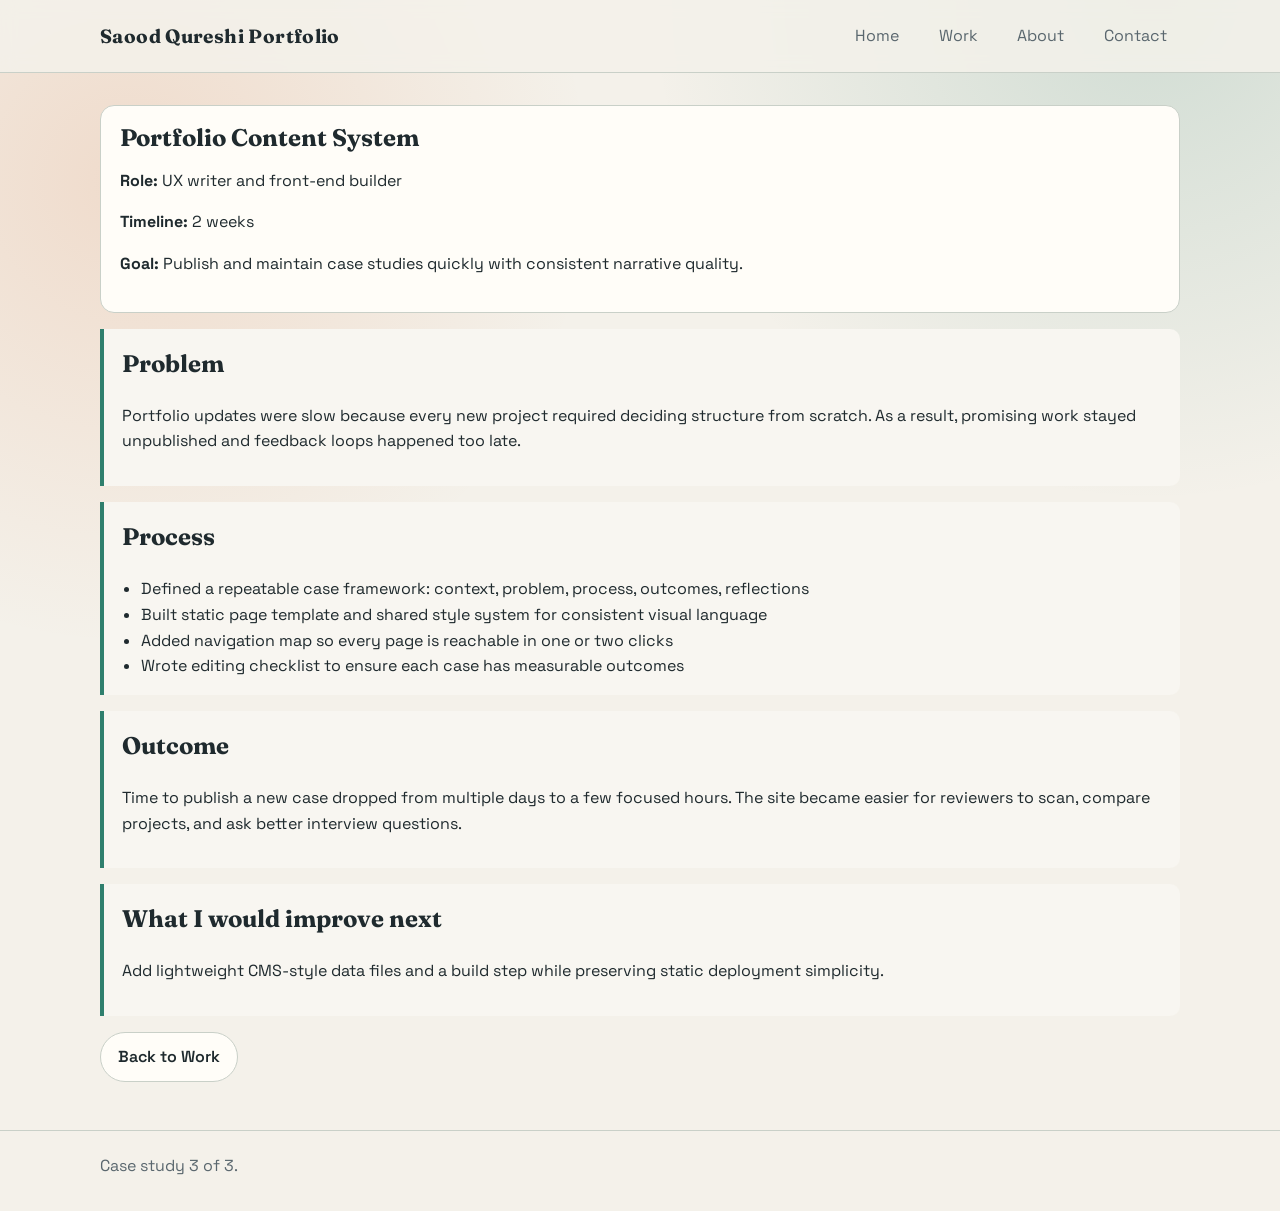
<file: cases/case-content-system.html>
<!doctype html>
<html lang="en">
<head>
  <meta charset="UTF-8" />
  <meta name="viewport" content="width=device-width, initial-scale=1.0" />
  <title>Case Study | Portfolio Content System</title>
  <meta name="description" content="Case study on building a reusable portfolio content system." />
  <link rel="preconnect" href="https://fonts.googleapis.com" />
  <link rel="preconnect" href="https://fonts.gstatic.com" crossorigin />
  <link href="https://fonts.googleapis.com/css2?family=Fraunces:opsz,wght@9..144,600;9..144,700&family=Space+Grotesk:wght@400;500;600;700&display=swap" rel="stylesheet" />
  <link rel="stylesheet" href="../assets/css/styles.css" />
</head>
<body>
  <header class="site-header">
    <div class="container site-header-inner">
      <a class="brand" href="../index.html">Saood Qureshi Portfolio</a>
      <nav class="nav" aria-label="Primary">
        <a href="../index.html">Home</a>
        <a href="../work.html">Work</a>
        <a href="../about.html">About</a>
        <a href="../contact.html">Contact</a>
      </nav>
    </div>
  </header>

  <main class="container">
    <article>
      <header class="case-header">
        <h1 class="page-title">Portfolio Content System</h1>
        <p><strong>Role:</strong> UX writer and front-end builder</p>
        <p><strong>Timeline:</strong> 2 weeks</p>
        <p><strong>Goal:</strong> Publish and maintain case studies quickly with consistent narrative quality.</p>
      </header>

      <section class="case-section">
        <h2>Problem</h2>
        <p>
          Portfolio updates were slow because every new project required deciding structure from scratch.
          As a result, promising work stayed unpublished and feedback loops happened too late.
        </p>
      </section>

      <section class="case-section">
        <h2>Process</h2>
        <ul class="list-tight">
          <li>Defined a repeatable case framework: context, problem, process, outcomes, reflections</li>
          <li>Built static page template and shared style system for consistent visual language</li>
          <li>Added navigation map so every page is reachable in one or two clicks</li>
          <li>Wrote editing checklist to ensure each case has measurable outcomes</li>
        </ul>
      </section>

      <section class="case-section">
        <h2>Outcome</h2>
        <p>
          Time to publish a new case dropped from multiple days to a few focused hours.
          The site became easier for reviewers to scan, compare projects, and ask better interview questions.
        </p>
      </section>

      <section class="case-section">
        <h2>What I would improve next</h2>
        <p>
          Add lightweight CMS-style data files and a build step while preserving static deployment simplicity.
        </p>
      </section>

      <a class="btn secondary" href="../work.html">Back to Work</a>
    </article>
  </main>

  <footer class="site-footer">
    <div class="container">Case study 3 of 3.</div>
  </footer>
  <script src="../assets/js/site.js"></script>
</body>
</html>
</file>
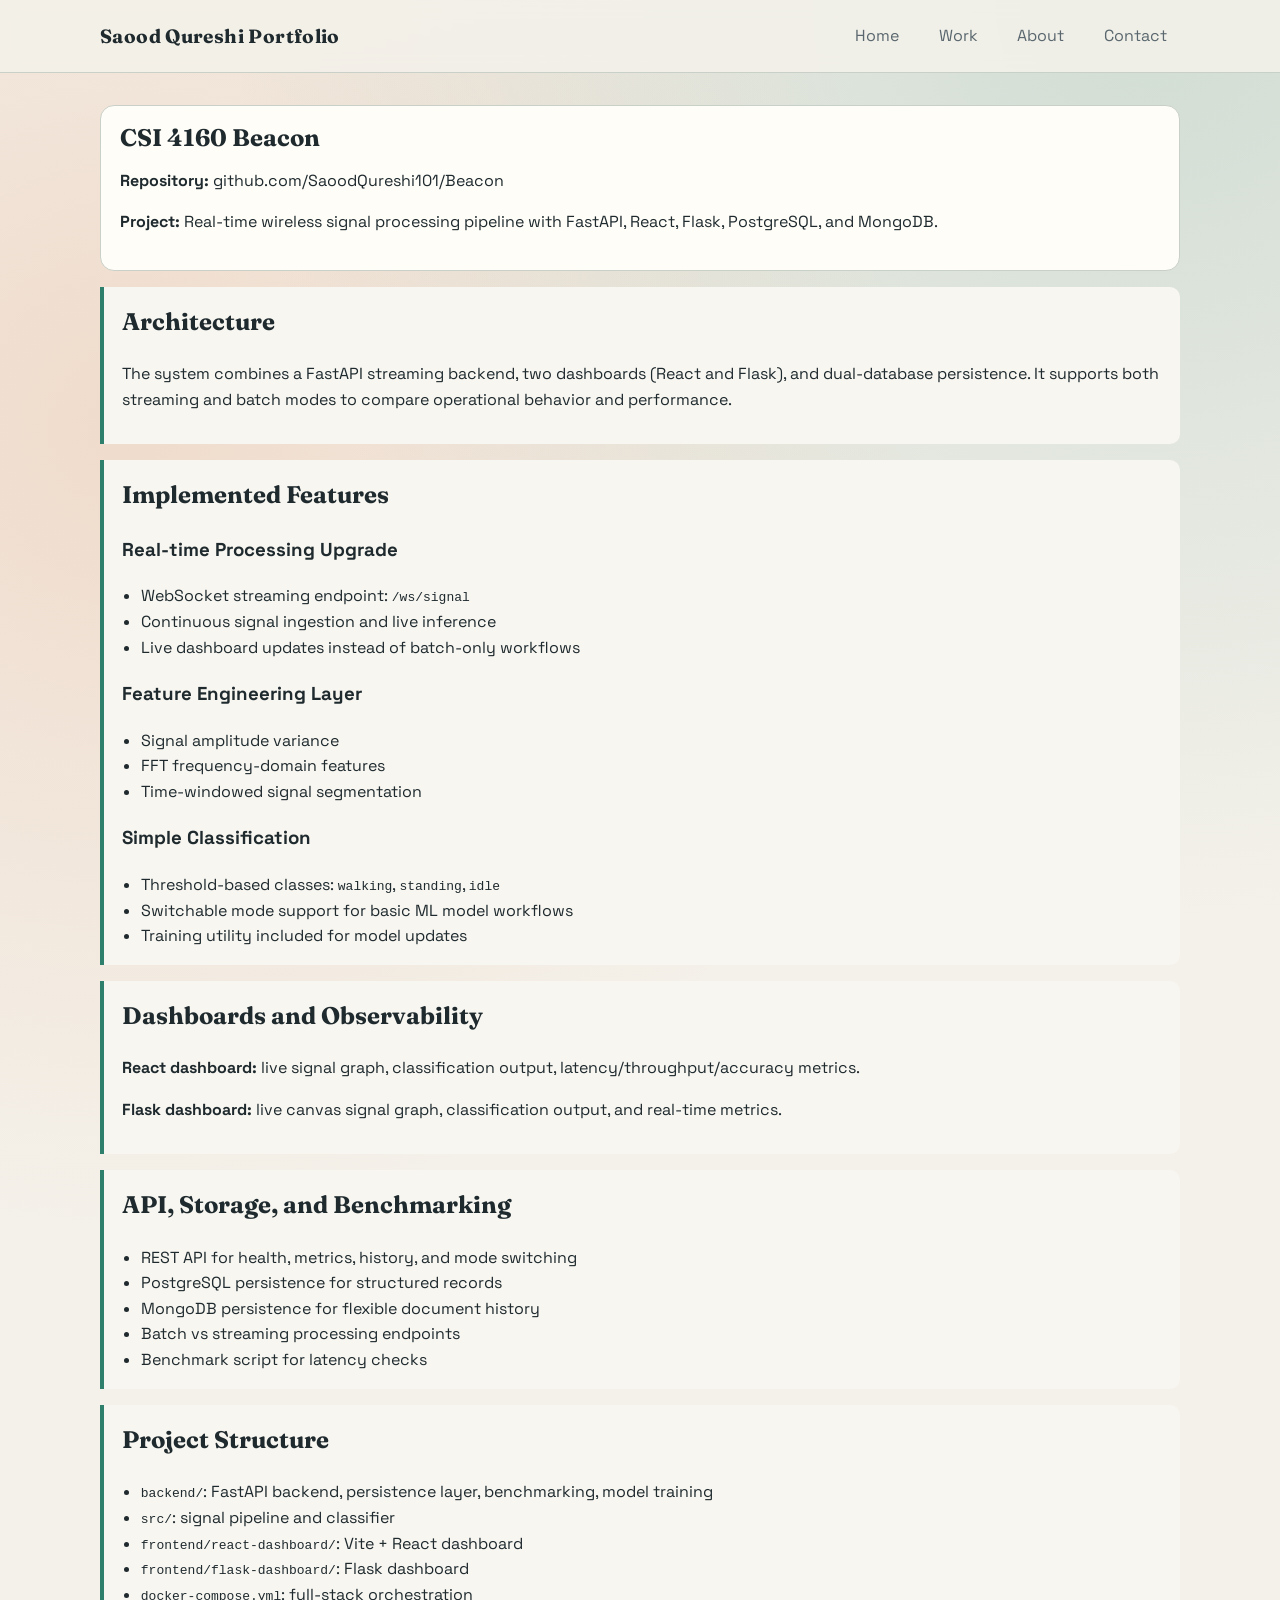
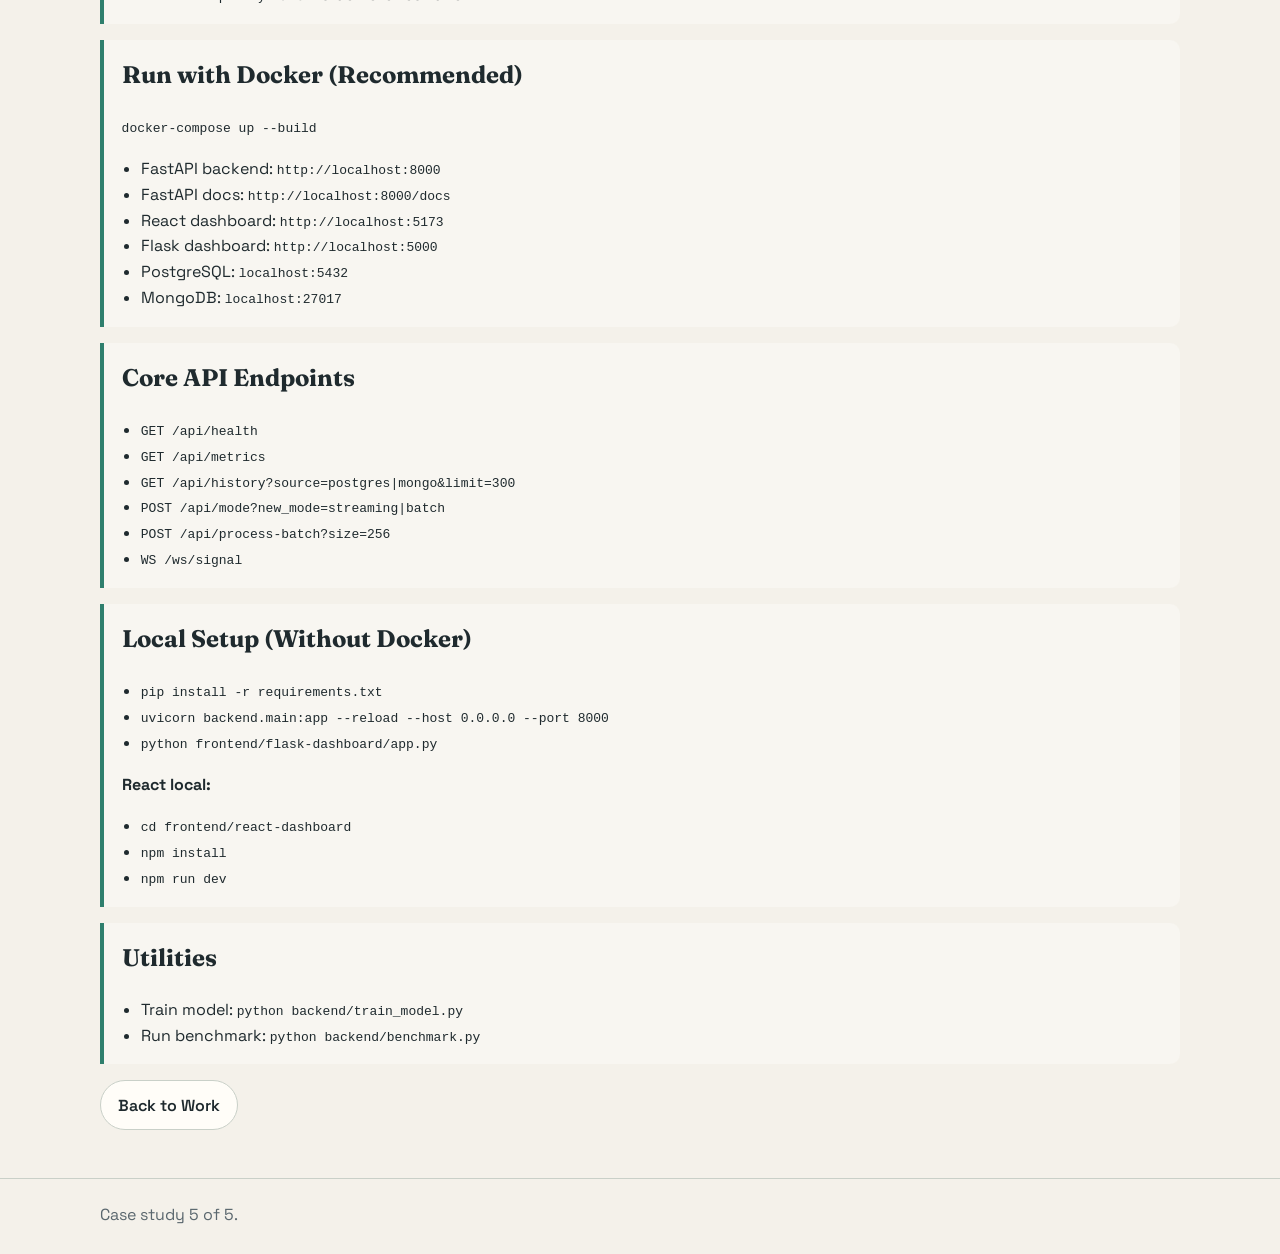
<file: cases/case-csi4160-beacon.html>
<!doctype html>
<html lang="en">
<head>
  <meta charset="UTF-8" />
  <meta name="viewport" content="width=device-width, initial-scale=1.0" />
  <title>Case Study | CSI 4160 Beacon</title>
  <meta name="description" content="Case study for CSI 4160 Beacon real-time wireless signal processing pipeline." />
  <link rel="preconnect" href="https://fonts.googleapis.com" />
  <link rel="preconnect" href="https://fonts.gstatic.com" crossorigin />
  <link href="https://fonts.googleapis.com/css2?family=Fraunces:opsz,wght@9..144,600;9..144,700&family=Space+Grotesk:wght@400;500;600;700&display=swap" rel="stylesheet" />
  <link rel="stylesheet" href="../assets/css/styles.css" />
</head>
<body>
  <header class="site-header">
    <div class="container site-header-inner">
      <a class="brand" href="../index.html">Saood Qureshi Portfolio</a>
      <nav class="nav" aria-label="Primary">
        <a href="../index.html">Home</a>
        <a href="../work.html">Work</a>
        <a href="../about.html">About</a>
        <a href="../contact.html">Contact</a>
      </nav>
    </div>
  </header>

  <main class="container">
    <article>
      <header class="case-header">
        <h1 class="page-title">CSI 4160 Beacon</h1>
        <p><strong>Repository:</strong> <a href="https://github.com/SaoodQureshi101/Beacon" target="_blank" rel="noopener noreferrer">github.com/SaoodQureshi101/Beacon</a></p>
        <p><strong>Project:</strong> Real-time wireless signal processing pipeline with FastAPI, React, Flask, PostgreSQL, and MongoDB.</p>
      </header>

      <section class="case-section">
        <h2>Architecture</h2>
        <p>
          The system combines a FastAPI streaming backend, two dashboards (React and Flask), and dual-database persistence.
          It supports both streaming and batch modes to compare operational behavior and performance.
        </p>
      </section>

      <section class="case-section">
        <h2>Implemented Features</h2>
        <h3>Real-time Processing Upgrade</h3>
        <ul class="list-tight">
          <li>WebSocket streaming endpoint: <code>/ws/signal</code></li>
          <li>Continuous signal ingestion and live inference</li>
          <li>Live dashboard updates instead of batch-only workflows</li>
        </ul>

        <h3>Feature Engineering Layer</h3>
        <ul class="list-tight">
          <li>Signal amplitude variance</li>
          <li>FFT frequency-domain features</li>
          <li>Time-windowed signal segmentation</li>
        </ul>

        <h3>Simple Classification</h3>
        <ul class="list-tight">
          <li>Threshold-based classes: <code>walking</code>, <code>standing</code>, <code>idle</code></li>
          <li>Switchable mode support for basic ML model workflows</li>
          <li>Training utility included for model updates</li>
        </ul>
      </section>

      <section class="case-section">
        <h2>Dashboards and Observability</h2>
        <p><strong>React dashboard:</strong> live signal graph, classification output, latency/throughput/accuracy metrics.</p>
        <p><strong>Flask dashboard:</strong> live canvas signal graph, classification output, and real-time metrics.</p>
      </section>

      <section class="case-section">
        <h2>API, Storage, and Benchmarking</h2>
        <ul class="list-tight">
          <li>REST API for health, metrics, history, and mode switching</li>
          <li>PostgreSQL persistence for structured records</li>
          <li>MongoDB persistence for flexible document history</li>
          <li>Batch vs streaming processing endpoints</li>
          <li>Benchmark script for latency checks</li>
        </ul>
      </section>

      <section class="case-section">
        <h2>Project Structure</h2>
        <ul class="list-tight">
          <li><code>backend/</code>: FastAPI backend, persistence layer, benchmarking, model training</li>
          <li><code>src/</code>: signal pipeline and classifier</li>
          <li><code>frontend/react-dashboard/</code>: Vite + React dashboard</li>
          <li><code>frontend/flask-dashboard/</code>: Flask dashboard</li>
          <li><code>docker-compose.yml</code>: full-stack orchestration</li>
        </ul>
      </section>

      <section class="case-section">
        <h2>Run with Docker (Recommended)</h2>
        <p><code>docker-compose up --build</code></p>
        <ul class="list-tight">
          <li>FastAPI backend: <code>http://localhost:8000</code></li>
          <li>FastAPI docs: <code>http://localhost:8000/docs</code></li>
          <li>React dashboard: <code>http://localhost:5173</code></li>
          <li>Flask dashboard: <code>http://localhost:5000</code></li>
          <li>PostgreSQL: <code>localhost:5432</code></li>
          <li>MongoDB: <code>localhost:27017</code></li>
        </ul>
      </section>

      <section class="case-section">
        <h2>Core API Endpoints</h2>
        <ul class="list-tight">
          <li><code>GET /api/health</code></li>
          <li><code>GET /api/metrics</code></li>
          <li><code>GET /api/history?source=postgres|mongo&limit=300</code></li>
          <li><code>POST /api/mode?new_mode=streaming|batch</code></li>
          <li><code>POST /api/process-batch?size=256</code></li>
          <li><code>WS /ws/signal</code></li>
        </ul>
      </section>

      <section class="case-section">
        <h2>Local Setup (Without Docker)</h2>
        <ul class="list-tight">
          <li><code>pip install -r requirements.txt</code></li>
          <li><code>uvicorn backend.main:app --reload --host 0.0.0.0 --port 8000</code></li>
          <li><code>python frontend/flask-dashboard/app.py</code></li>
        </ul>
        <p><strong>React local:</strong></p>
        <ul class="list-tight">
          <li><code>cd frontend/react-dashboard</code></li>
          <li><code>npm install</code></li>
          <li><code>npm run dev</code></li>
        </ul>
      </section>

      <section class="case-section">
        <h2>Utilities</h2>
        <ul class="list-tight">
          <li>Train model: <code>python backend/train_model.py</code></li>
          <li>Run benchmark: <code>python backend/benchmark.py</code></li>
        </ul>
      </section>

      <a class="btn secondary" href="../work.html">Back to Work</a>
    </article>
  </main>

  <footer class="site-footer">
    <div class="container">Case study 5 of 5.</div>
  </footer>
  <script src="../assets/js/site.js"></script>
</body>
</html>
</file>
<file: assets/css/styles.css>
:root {
  --bg: #f4f1ea;
  --surface: #fffdf8;
  --ink: #1f2a2e;
  --muted: #5a676e;
  --line: #c9d0c8;
  --accent: #d86a2d;
  --accent-2: #2f7f6d;
  --radius: 14px;
  --shadow: 0 12px 30px rgba(31, 42, 46, 0.09);
  --max: 1080px;
}

* {
  box-sizing: border-box;
}

html,
body {
  margin: 0;
  padding: 0;
}

body {
  font-family: "Space Grotesk", "Segoe UI", sans-serif;
  color: var(--ink);
  background:
    radial-gradient(circle at 10% 15%, rgba(216, 106, 45, 0.16), transparent 30%),
    radial-gradient(circle at 90% 0%, rgba(47, 127, 109, 0.18), transparent 30%),
    var(--bg);
  line-height: 1.6;
}

a {
  color: inherit;
  text-decoration: none;
}

img {
  max-width: 100%;
  display: block;
}

.container {
  width: min(100% - 2rem, var(--max));
  margin-inline: auto;
}

.site-header {
  position: sticky;
  top: 0;
  z-index: 10;
  backdrop-filter: blur(8px);
  background: rgba(244, 241, 234, 0.86);
  border-bottom: 1px solid var(--line);
}

.site-header-inner {
  display: flex;
  align-items: center;
  justify-content: space-between;
  min-height: 72px;
  gap: 1rem;
}

.brand {
  font-family: "Fraunces", Georgia, serif;
  font-weight: 700;
  letter-spacing: 0.02em;
  font-size: 1.2rem;
}

.nav {
  display: flex;
  align-items: center;
  gap: 0.85rem;
  flex-wrap: wrap;
}

.nav a {
  padding: 0.45rem 0.75rem;
  border-radius: 999px;
  border: 1px solid transparent;
  color: var(--muted);
  transition: 170ms ease;
}

.nav a:hover,
.nav a[aria-current="page"] {
  border-color: var(--line);
  color: var(--ink);
  background: var(--surface);
}

main {
  padding: 2rem 0 3rem;
}

.hero {
  display: grid;
  gap: 1.4rem;
  padding: 2rem;
  background: var(--surface);
  border: 1px solid var(--line);
  border-radius: calc(var(--radius) + 4px);
  box-shadow: var(--shadow);
}

.hero h1,
.page-title {
  font-family: "Fraunces", Georgia, serif;
  line-height: 1.1;
  margin: 0;
}

.hero h1 {
  font-size: clamp(2.1rem, 4vw, 3.8rem);
}

.hero p {
  color: var(--muted);
  margin: 0;
  max-width: 70ch;
}

.row {
  display: flex;
  gap: 0.8rem;
  flex-wrap: wrap;
}

.btn {
  display: inline-block;
  border-radius: 999px;
  padding: 0.7rem 1.05rem;
  border: 1px solid transparent;
  font-weight: 600;
  transition: 160ms ease;
}

.btn.primary {
  background: var(--ink);
  color: #fff;
}

.btn.primary:hover {
  transform: translateY(-1px);
}

.btn.secondary {
  border-color: var(--line);
  background: var(--surface);
}

.grid {
  display: grid;
  gap: 1rem;
}

.cards {
  grid-template-columns: repeat(auto-fill, minmax(250px, 1fr));
  margin-top: 1.2rem;
}

.card {
  padding: 1rem;
  background: var(--surface);
  border: 1px solid var(--line);
  border-radius: var(--radius);
  box-shadow: var(--shadow);
}

.card h3 {
  margin: 0.1rem 0 0.45rem;
  font-family: "Fraunces", Georgia, serif;
}

.chip {
  display: inline-block;
  font-size: 0.82rem;
  border: 1px solid var(--line);
  border-radius: 999px;
  padding: 0.15rem 0.5rem;
  color: var(--muted);
}

.case-header {
  padding: 1.2rem;
  background: var(--surface);
  border: 1px solid var(--line);
  border-radius: var(--radius);
  margin-bottom: 1rem;
}

.case-section {
  margin: 1rem 0;
  padding: 1rem 1.1rem;
  border-left: 4px solid var(--accent-2);
  background: #f8f6f1;
  border-radius: 0 10px 10px 0;
}

.case-section h2 {
  margin-top: 0;
  font-family: "Fraunces", Georgia, serif;
}

.list-tight {
  margin: 0;
  padding-left: 1.2rem;
}

.site-footer {
  border-top: 1px solid var(--line);
  color: var(--muted);
  padding: 1.4rem 0 2rem;
}

.fade-in {
  opacity: 0;
  transform: translateY(12px);
  animation: rise 450ms ease forwards;
}

.fade-in:nth-child(2) {
  animation-delay: 90ms;
}

.fade-in:nth-child(3) {
  animation-delay: 180ms;
}

@keyframes rise {
  to {
    opacity: 1;
    transform: translateY(0);
  }
}

@media (max-width: 720px) {
  .hero {
    padding: 1.2rem;
  }

  .site-header-inner {
    align-items: flex-start;
    padding: 0.65rem 0;
    flex-direction: column;
  }

  .nav {
    width: 100%;
  }
}
</file>
